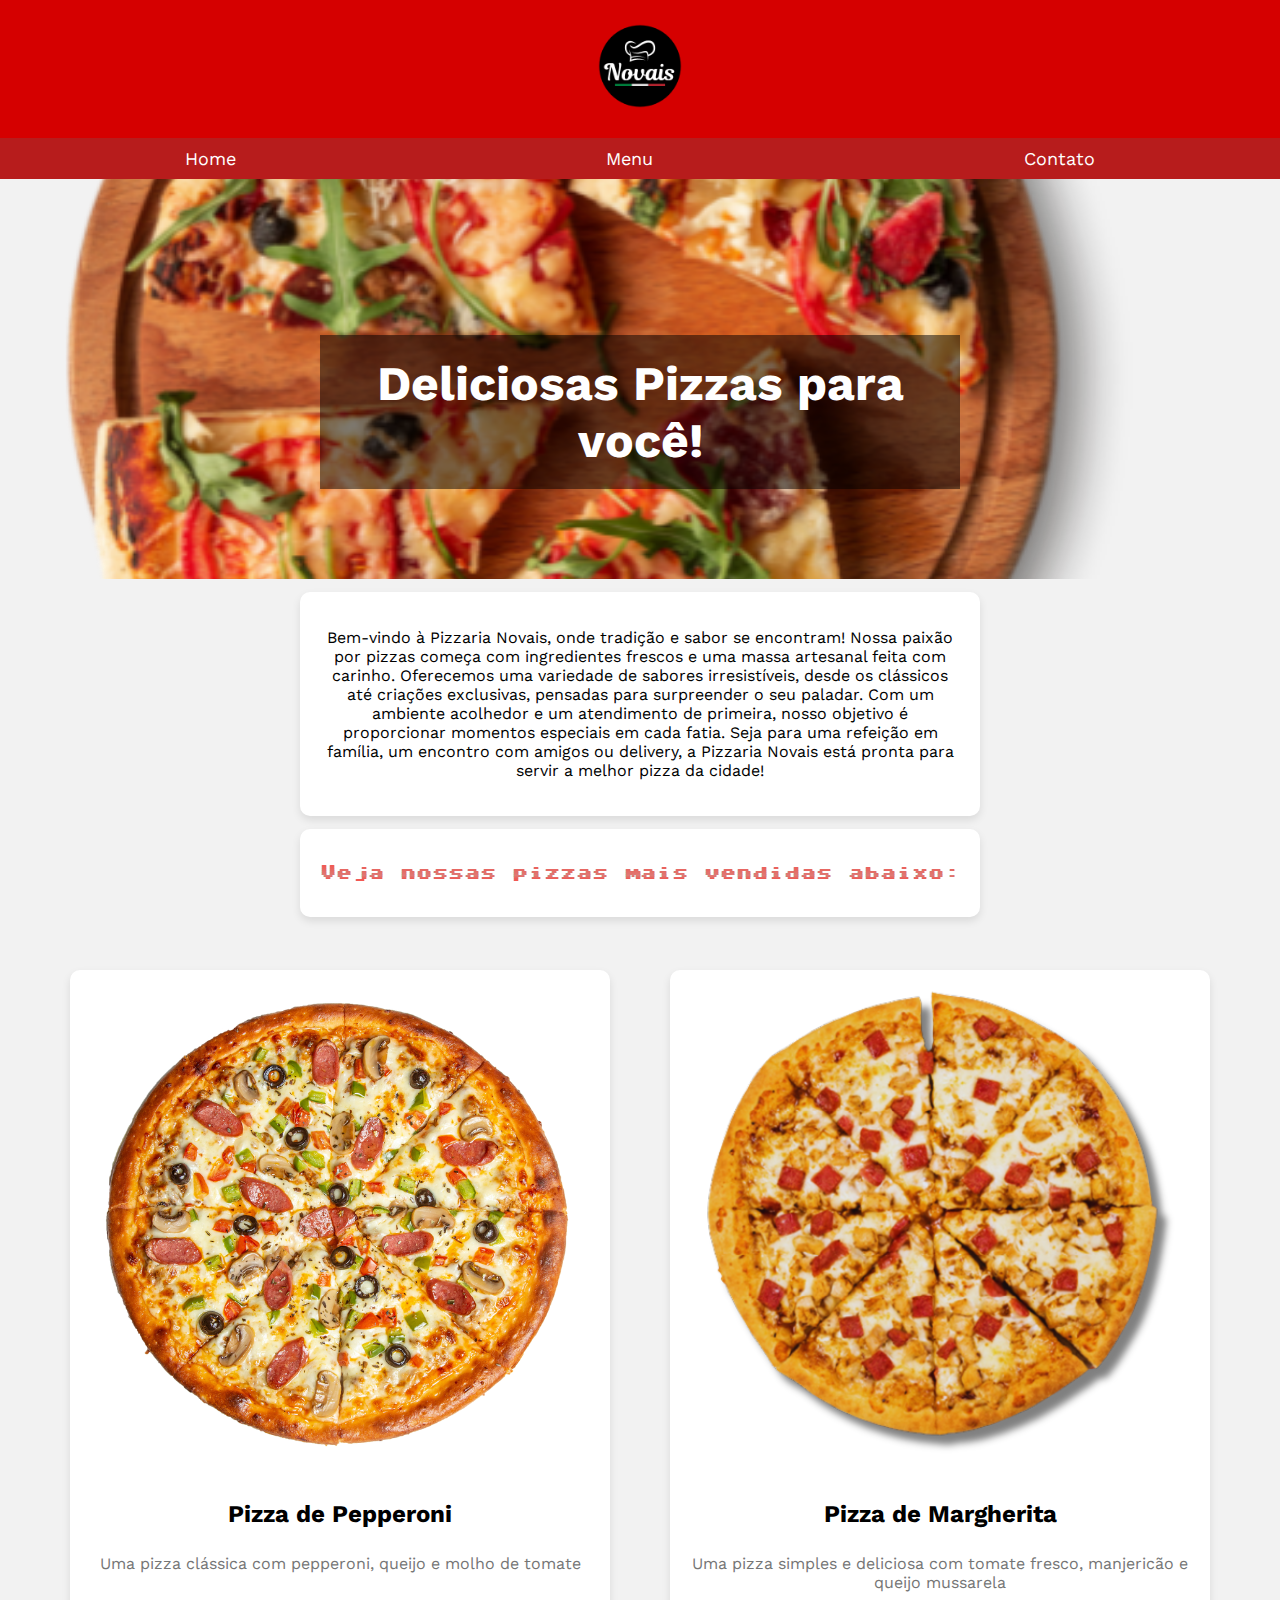
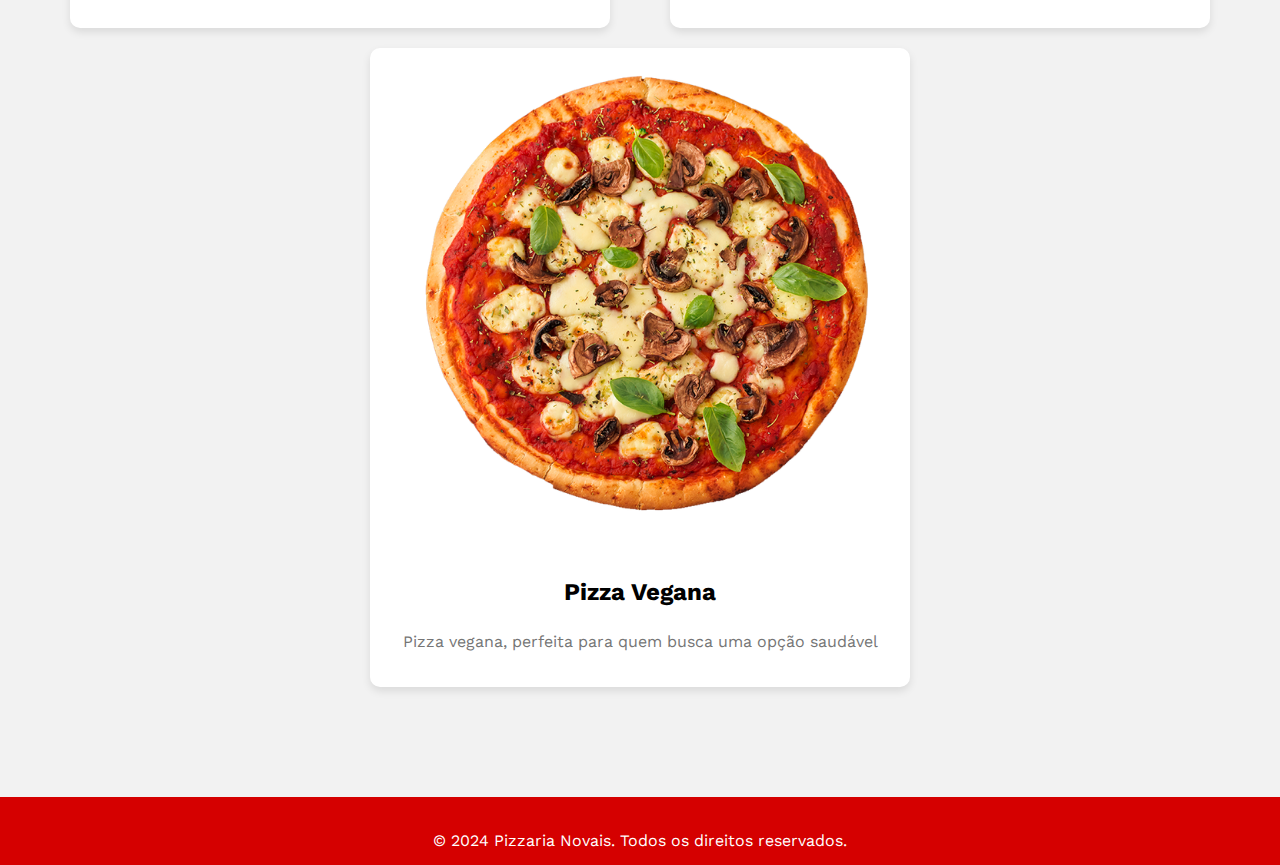
<file: index.html>
<!doctype html>
<html lang="pt-BR">
  <head>
    <meta charset="UTF-8" />
    <meta name="viewport" content="width=device-width, initial-scale=1.0" />
    <title>Pizzaria Novais</title>
    <link rel="stylesheet" href="css/style.css" />
    <link rel="stylesheet" href="css/responsive-style.css">
    <link
      rel="icon"
      href="./imagens/Logotipo pizzaria Novais.png"
      type="image/png"
    />
    <meta property="og:image" content=imagens/Logotipo pizzaria Novais.png"/>
    <meta property="og:image:type" content="imagens/png" />
    <meta property="og:image:width" content="1200" />
    <meta property="og:image:height" content="630" />
  </head>
  <body>
    <header>
      <a href="./index.html">
        <img
          src="./imagens/Logotipo pizzaria Novais.png"
          alt="Logotipo"
          id="Logotipo"
        />
      </a>
    </header>

    <nav>
      <a href="./index.html">Home</a>
      <a href="html/menu.html">Menu</a>
      <a href="html/contato.html">Contato</a>
    </nav>

    <section class="hero">
      <h1>Deliciosas Pizzas para você!</h1>
    </section>

    <div class="Pizzaria-text">
      <p>
        Bem-vindo à Pizzaria Novais, onde tradição e sabor se encontram! Nossa
        paixão por pizzas começa com ingredientes frescos e uma massa artesanal
        feita com carinho. Oferecemos uma variedade de sabores irresistíveis,
        desde os clássicos até criações exclusivas, pensadas para surpreender o
        seu paladar. Com um ambiente acolhedor e um atendimento de primeira,
        nosso objetivo é proporcionar momentos especiais em cada fatia. Seja
        para uma refeição em família, um encontro com amigos ou delivery, a
        Pizzaria Novais está pronta para servir a melhor pizza da cidade!
      </p>
    </div>

    <div class="Pizzaria-text" id="mais-vendidas">
      <p>Veja nossas pizzas mais vendidas abaixo:</p>
    </div>

    <section class="menu">
      <div class="menu-item">
        <img src="./imagens/pizza3.png" alt="Pizza de Pepperoni" />
        <h3>Pizza de Pepperoni</h3>
        <p>Uma pizza clássica com pepperoni, queijo e molho de tomate</p>
      </div>
      <div class="menu-item">
        <img src="imagens/pizza.png" alt="Pizza de Margherita" />
        <h3>Pizza de Margherita</h3>
        <p>
          Uma pizza simples e deliciosa com tomate fresco, manjericão e queijo
          mussarela
        </p>
      </div>
      <div class="menu-item">
        <img src="./imagens/pizza2.png" alt="Pizza Vegana" />
        <h3>Pizza Vegana</h3>
        <p>Pizza vegana, perfeita para quem busca uma opção saudável</p>
      </div>
    </section>
    <footer>
      <br />
      &copy; 2024 Pizzaria Novais. Todos os direitos reservados.
    </footer>
  </body>
</html>
</file>
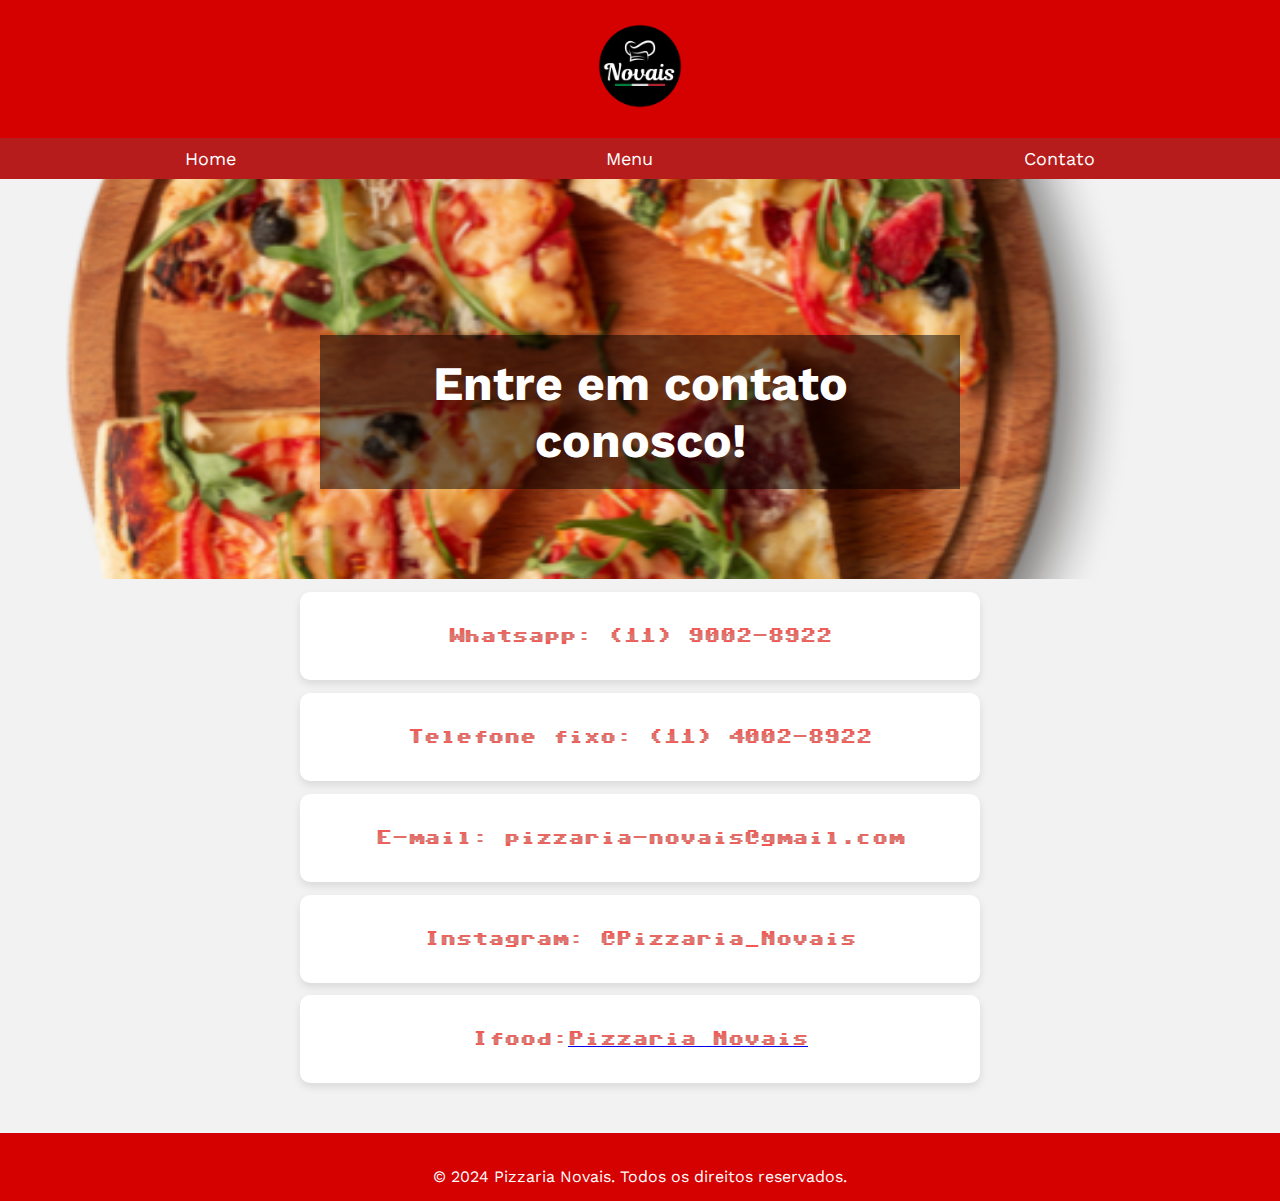
<file: html/contato.html>
<!doctype html>
<html lang="pt-BR">
  <head>
    <meta charset="UTF-8" />
    <meta name="viewport" content="width=device-width, initial-scale=1.0" />
    <title>Pizzaria Novais - Contato</title>
    <link rel="stylesheet" href="../css/style.css" />
    <link rel="stylesheet" href="../css/responsive-style.css">
    <link
      rel="icon"
      href="../imagens/Logotipo pizzaria Novais.png"
      type="image/png"
    />
    <meta property="og:image" content=imagens/Logotipo pizzaria Novais.png"/>
    <meta property="og:image:type" content="imagens/png" />
    <meta property="og:image:width" content="1200" />
    <meta property="og:image:height" content="630" />
  </head>
  <body>
    <header>
      <a href="../index.html">
        <img
          src="../imagens/Logotipo pizzaria Novais.png"
          alt="Logotipo"
          id="Logotipo"
        />
      </a>
    </header>
    <nav>
      <a href="../index.html">Home</a>
      <a href="./menu.html"">Menu</a>
      <a href="./contato.html">Contato</a>
    </nav>
    <section class="hero">
      <h1>Entre em contato conosco!</h1>
    </section>
    <div class="Pizzaria-text" id="mais-vendidas">
      <p>Whatsapp: (11) 9002-8922</p>
    </div>
    <div class="Pizzaria-text" id="mais-vendidas">
      <p>Telefone fixo: (11) 4002-8922</p>
    </div>
    <div class="Pizzaria-text" id="mais-vendidas">
      <p>E-mail: pizzaria-novais@gmail.com</p>
    </div>
    <div class="Pizzaria-text" id="mais-vendidas">
      <p>Instagram: @Pizzaria_Novais</p>
    </div>
    <div class="Pizzaria-text" id="mais-vendidas">
    <p>Ifood:</p> 
    <a href="https://www.ifood.com.br/Pizzaria-Novais">Pizzaria Novais</a>
    </div>
    <footer>
      <br />
      &copy; 2024 Pizzaria Novais. Todos os direitos reservados.
    </footer>
  </body>
</html>
</file>
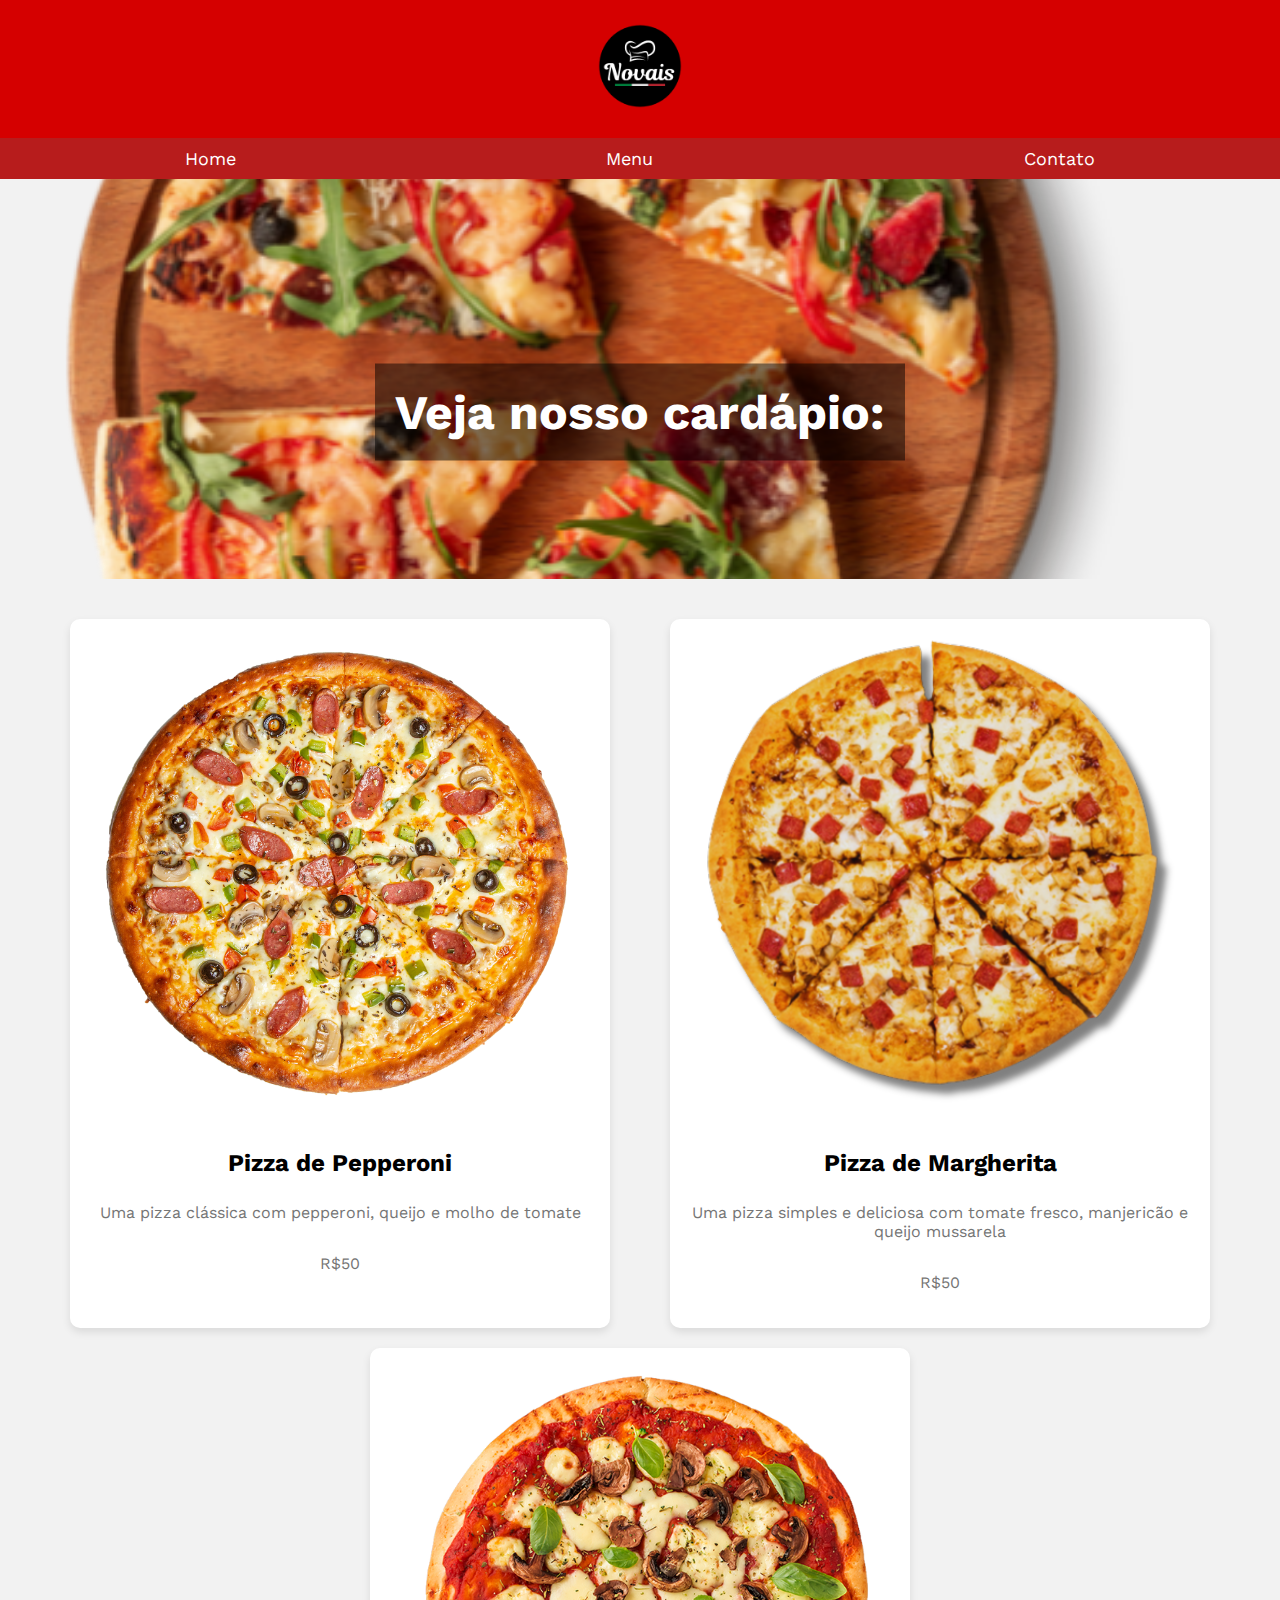
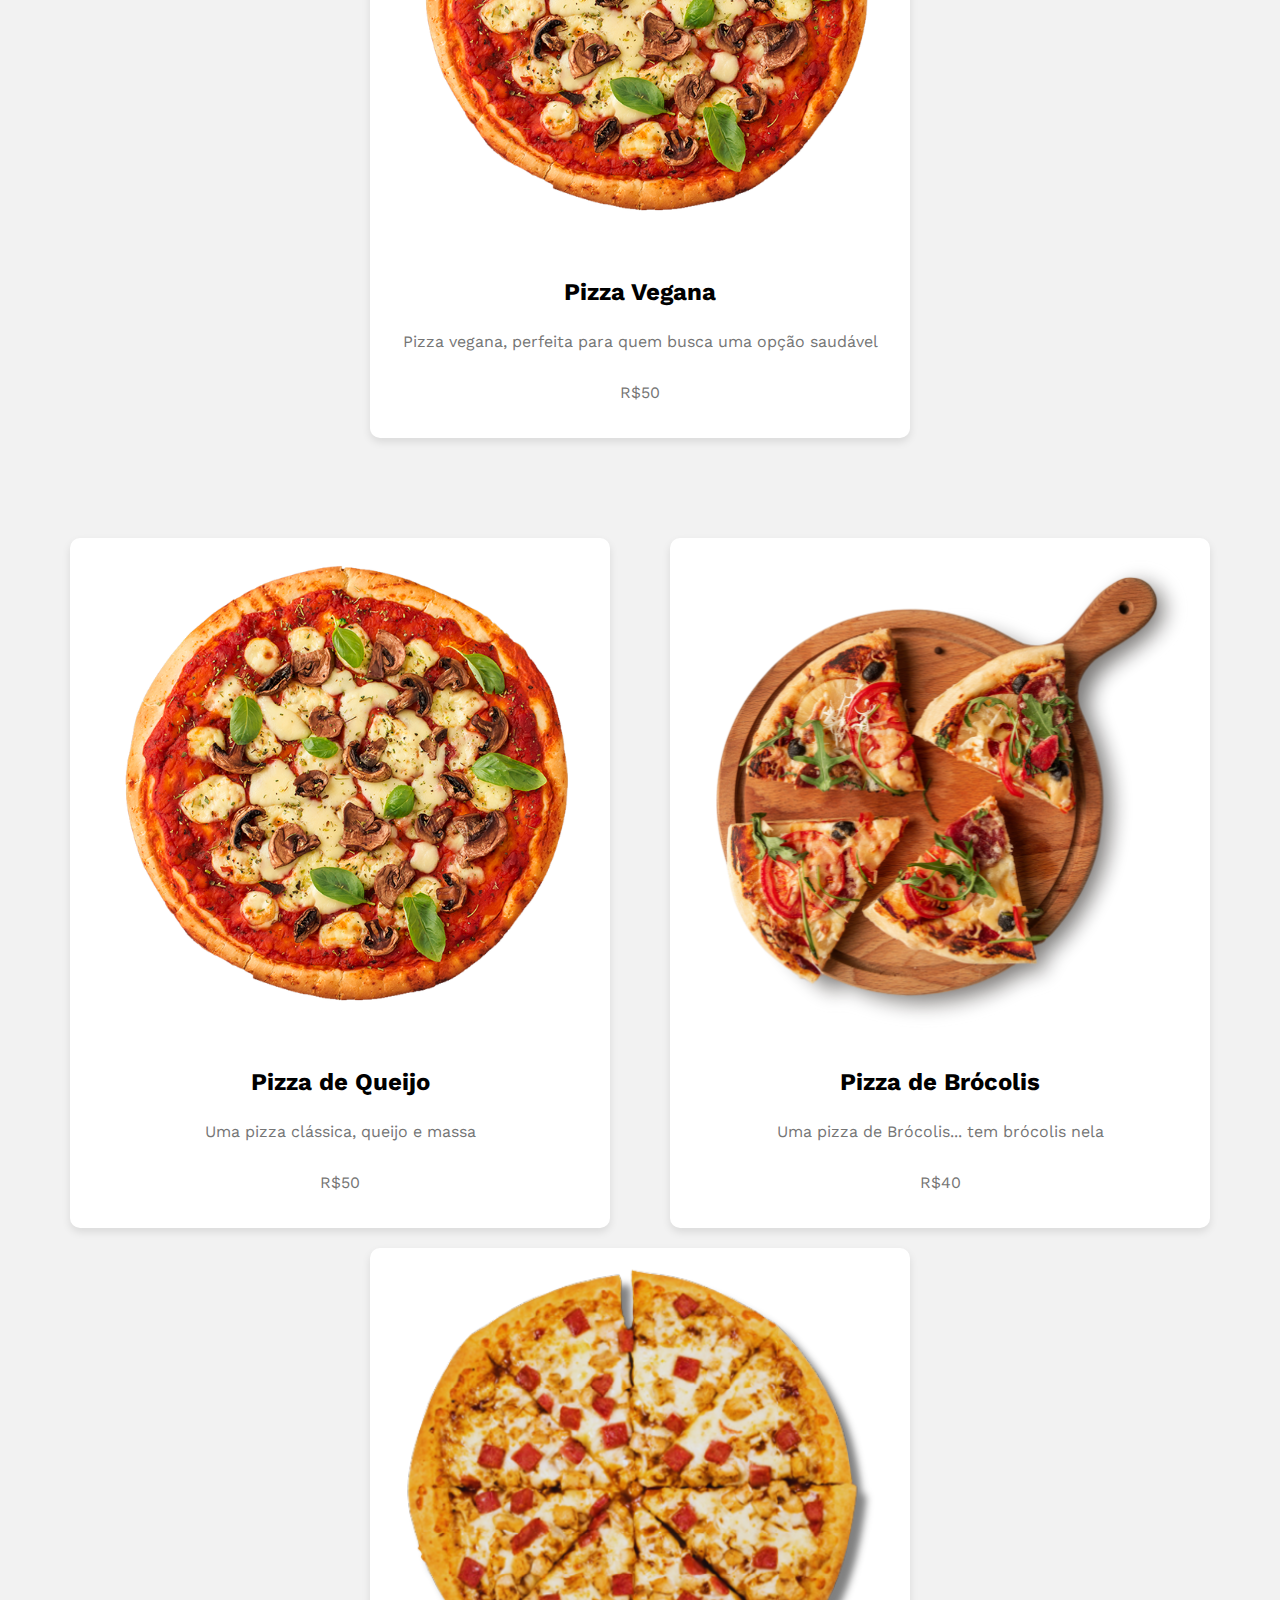
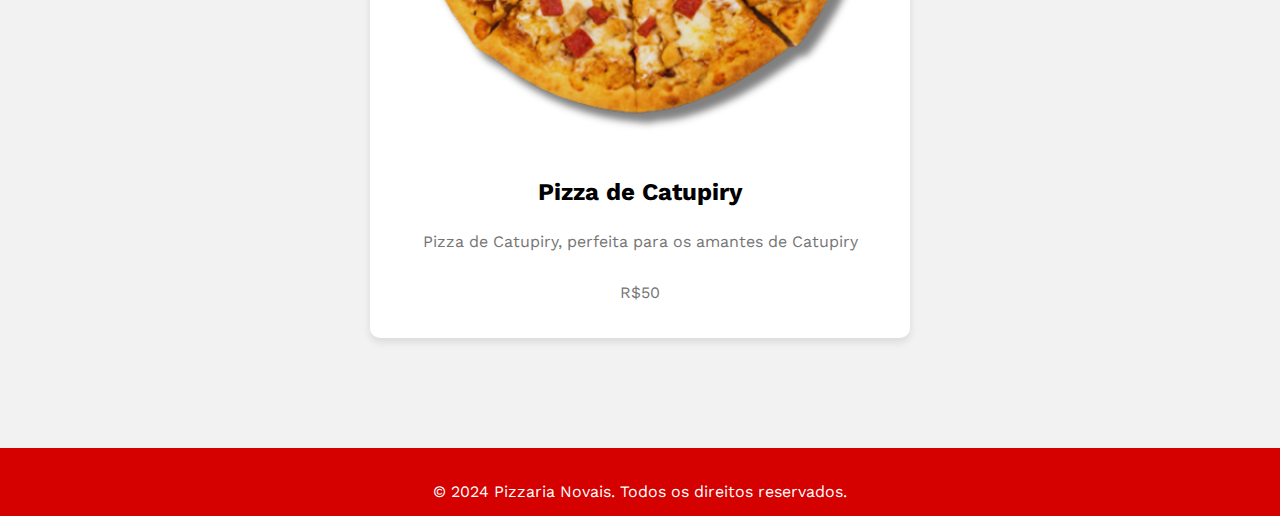
<file: html/menu.html>
<!doctype html>
<html lang="pt-BR">
  <head>
    <meta charset="UTF-8" />
    <meta name="viewport" content="width=device-width, initial-scale=1.0" />
    <title>Pizzaria Novais - Menu</title>
    <link rel="stylesheet" href="../css/style.css" />
    <link rel="stylesheet" href="../css/responsive-style.css">
    <link
      rel="icon"
      href="../imagens/Logotipo pizzaria Novais.png"
      type="image/png"
    />
    <meta property="og:image" content=imagens/Logotipo pizzaria Novais.png"/>
    <meta property="og:image:type" content="imagens/png" />
    <meta property="og:image:width" content="1200" />
    <meta property="og:image:height" content="630" />
  </head>
  <body>
    <header>
      <a href="../index.html">
        <img
          src="../imagens/Logotipo pizzaria Novais.png"
          alt="Logotipo"
          id="Logotipo"
        />
      </a>
    </header>
    <nav>
      <a href="../index.html">Home</a>
      <a href="./menu.html"">Menu</a>
      <a href="./contato.html">Contato</a>
    </nav>
    <section class="hero">
      <h1>Veja nosso cardápio:</h1>
    </section>
    <section class="menu">
      <div class="menu-item">
        <img src="../imagens/pizza3.png" alt="Pizza de Pepperoni" />
        <h3>Pizza de Pepperoni</h3>
        <p>Uma pizza clássica com pepperoni, queijo e molho de tomate</p>
        <p>R$50</p>
      </div>
      <div class="menu-item">
        <img src="../imagens/pizza.png" alt="Pizza de Margherita" />
        <h3>Pizza de Margherita</h3>
        <p>
          Uma pizza simples e deliciosa com tomate fresco, manjericão e queijo
          mussarela
        </p>
        <p>R$50</p>
      </div>
      <div class="menu-item">
        <img src="../imagens/pizza2.png" alt="Pizza Vegana" />
        <h3>Pizza Vegana</h3>
        <p>Pizza vegana, perfeita para quem busca uma opção saudável</p>
        <p>R$50</p>
      </div>
    </section>
    <section class="menu">
      <div class="menu-item">
        <img src="../imagens/pizza2.png" alt="Pizza de Queijo" />
        <h3>Pizza de Queijo</h3>
        <p>Uma pizza clássica, queijo e massa</p>
        <p>R$50</p>
      </div>
      <div class="menu-item">
        <img src="../imagens/pizza1.png" alt="Pizza de Brócolis" />
        <h3>Pizza de Brócolis</h3>
        <p>
          Uma pizza de Brócolis... tem brócolis nela
        </p>
        <p>R$40</p>
      </div>
      <div class="menu-item">
        <img src="../imagens/pizza.png" alt="Pizza de Catupiry" />
        <h3>Pizza de Catupiry</h3>
        <p>Pizza de Catupiry, perfeita para os amantes de Catupiry</p>
        <p>R$50</p>
      </div>
    </section>
    <footer>
      <br />
      &copy; 2024 Pizzaria Novais. Todos os direitos reservados.
    </footer>
  </body>
</html>
</file>
<file: css/style.css>
@import url("https://fonts.googleapis.com/css2?family=Sixtyfour+Convergence&display=swap");
@import url("https://fonts.googleapis.com/css2?family=Work+Sans:ital,wght@0,100..900;1,100..900&display=swap");

body {
  font-family: "Work Sans", Arial, Helvetica, sans-serif;
  font-optical-sizing: auto;
  font-weight: 400;
  font-style: normal;
  margin: 0;
  background-color: #f2f2f2;
}

header {
  background-color: #d50000;
  color: white;
  padding: 15px 0;
  text-align: center;
  font-size: 24px;
  font-weight: bold;
}

#Logotipo {
  width: 8%;
  height: auto;
  transition: transform 0.3s;
}

#Logotipo:hover {
  transform: scale(1.1);
}

nav {
  display: flex;
  justify-content: space-around;
  background-color: #b71c1c;
  padding: 10px 0;
}

nav a {
  color: white;
  text-decoration: none;
  font-size: 18px;
}

nav a:hover {
  text-decoration: underline;
  transform: scale(1.1);
  transition: transform 0.3s;
}

.hero {
  background-image: url("../imagens/pizza1.png");
  border-radius: 10px;
  background-size: cover;
  background-position: center;
  height: 400px;
  position: relative;
  color: white;
  text-align: center;
}

.hero h1 {
  position: absolute;
  top: 50%;
  left: 50%;
  transform: translate(-50%, -50%);
  font-size: 48px;
  background-color: rgba(0, 0, 0, 0.5);
  padding: 20px;
}

.Pizzaria-text {
  margin: 1% auto;
  width: 50%;
  display: flex;
  justify-content: center;
  align-items: center;
  padding: 20px;
  background-color: white;
  border-radius: 10px;
  text-align: center;
  box-shadow: 0 4px 8px rgba(0, 0, 0, 0.1);
}

#mais-vendidas {
  font-family: "Sixtyfour Convergence";
  color: black;
}

.menu {
  display: flex;
  justify-content: space-around;
  padding: 40px;
  flex-wrap: wrap;
}

.menu-item {
  width: 100%;
  max-width: 500px;
  background-color: white;
  padding: 20px;
  border-radius: 10px;
  text-align: center;
  box-shadow: 0 4px 8px rgba(0, 0, 0, 0.1);
  display: flex;
  flex-direction: column;
  align-items: center;
  margin-bottom: 20px;
}

.menu-item img {
  width: 100%;
  height: auto;
  object-fit: cover;
  border-radius: 10px;
}

.menu-item h3 {
  margin: 10px 0;
  font-size: 24px;
}

.menu-item p {
  color: #757575;
}

footer {
  background-color: #d50000;
  color: white;
  text-align: center;
  padding: 15px 0;
  margin-top: 50px;
  display: flex;
  flex-direction: column;
  align-items: center;
}
</file>
<file: css/responsive-style.css>
@media (max-width: 768px) {
  #Logotipo {
    width: 50%;
  }

  .Pizzaria-text {
    width: 90%;
    padding: 10px;
  }

  .hero {
    height: 200px;
  }

  .hero h1 {
    font-size: 24px;
    padding: 10px;
  }

  nav a {
    font-size: 16px;
  }
}
</file>
